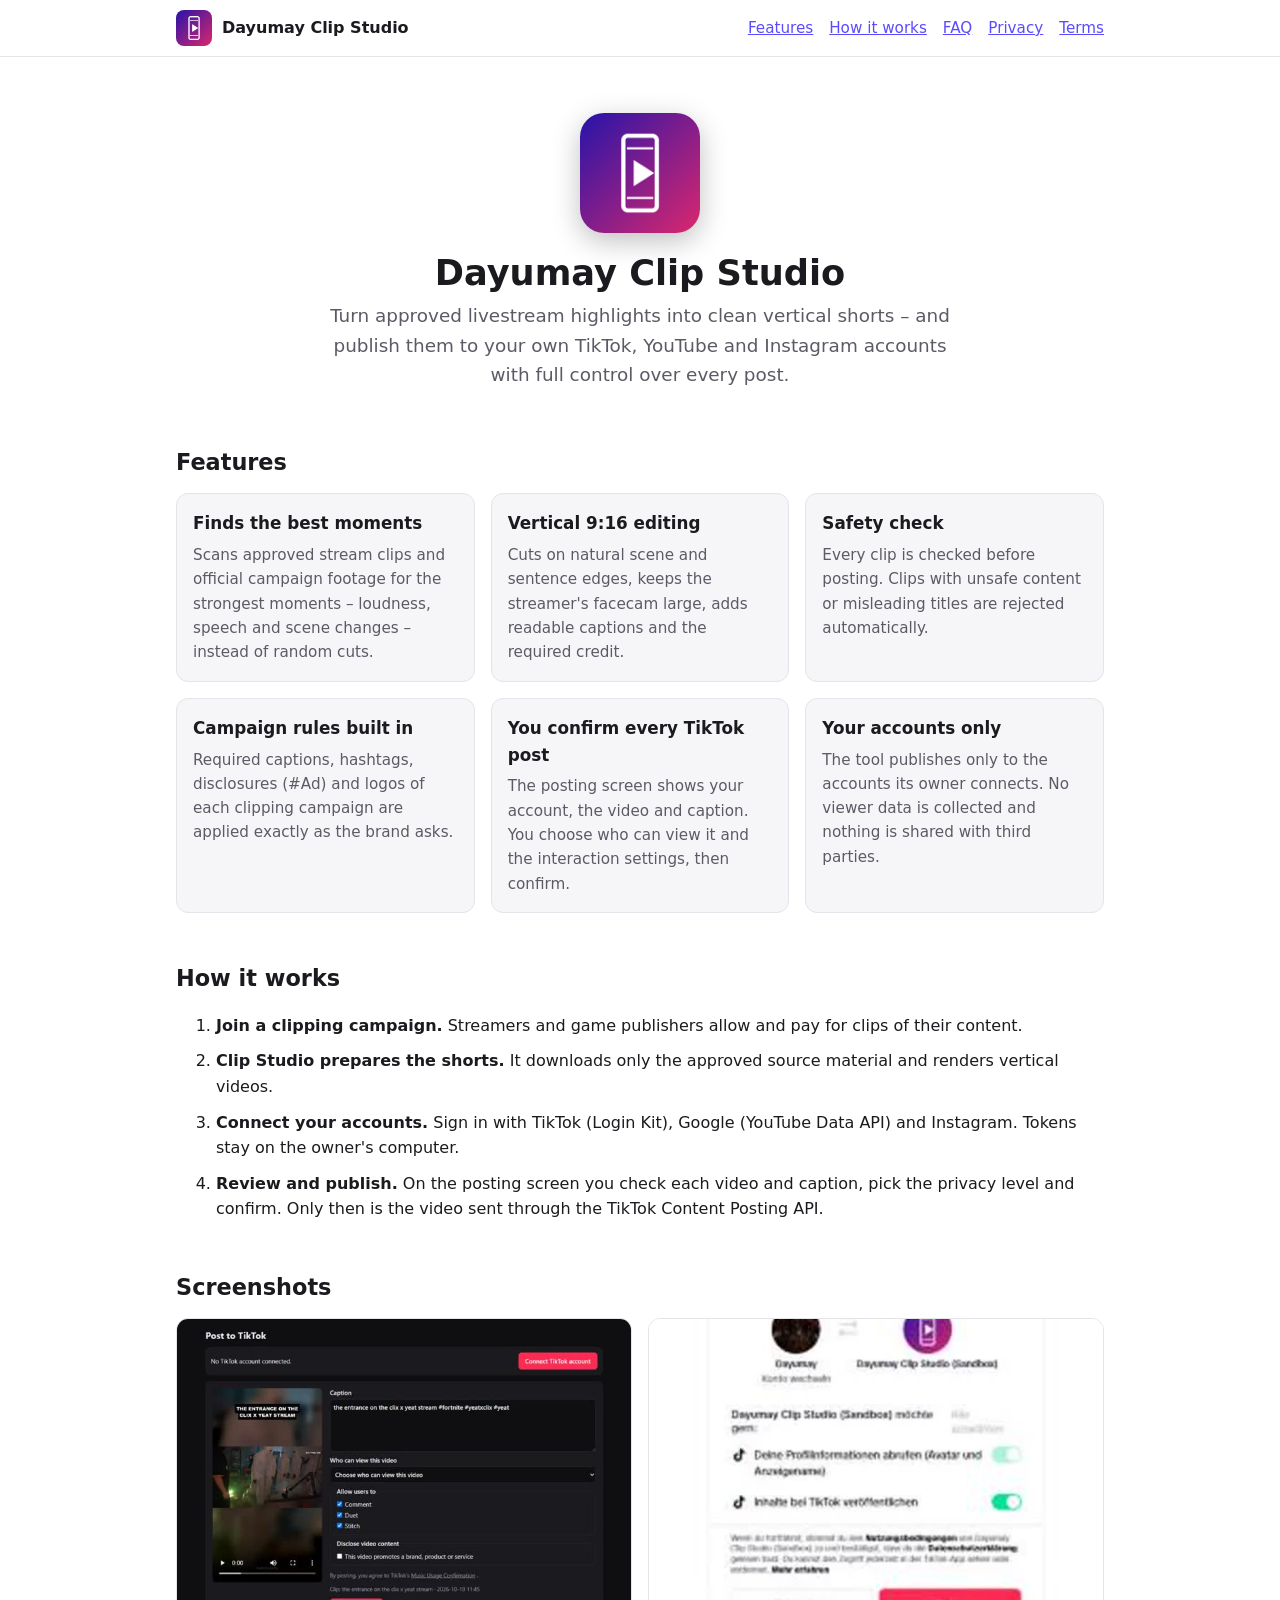
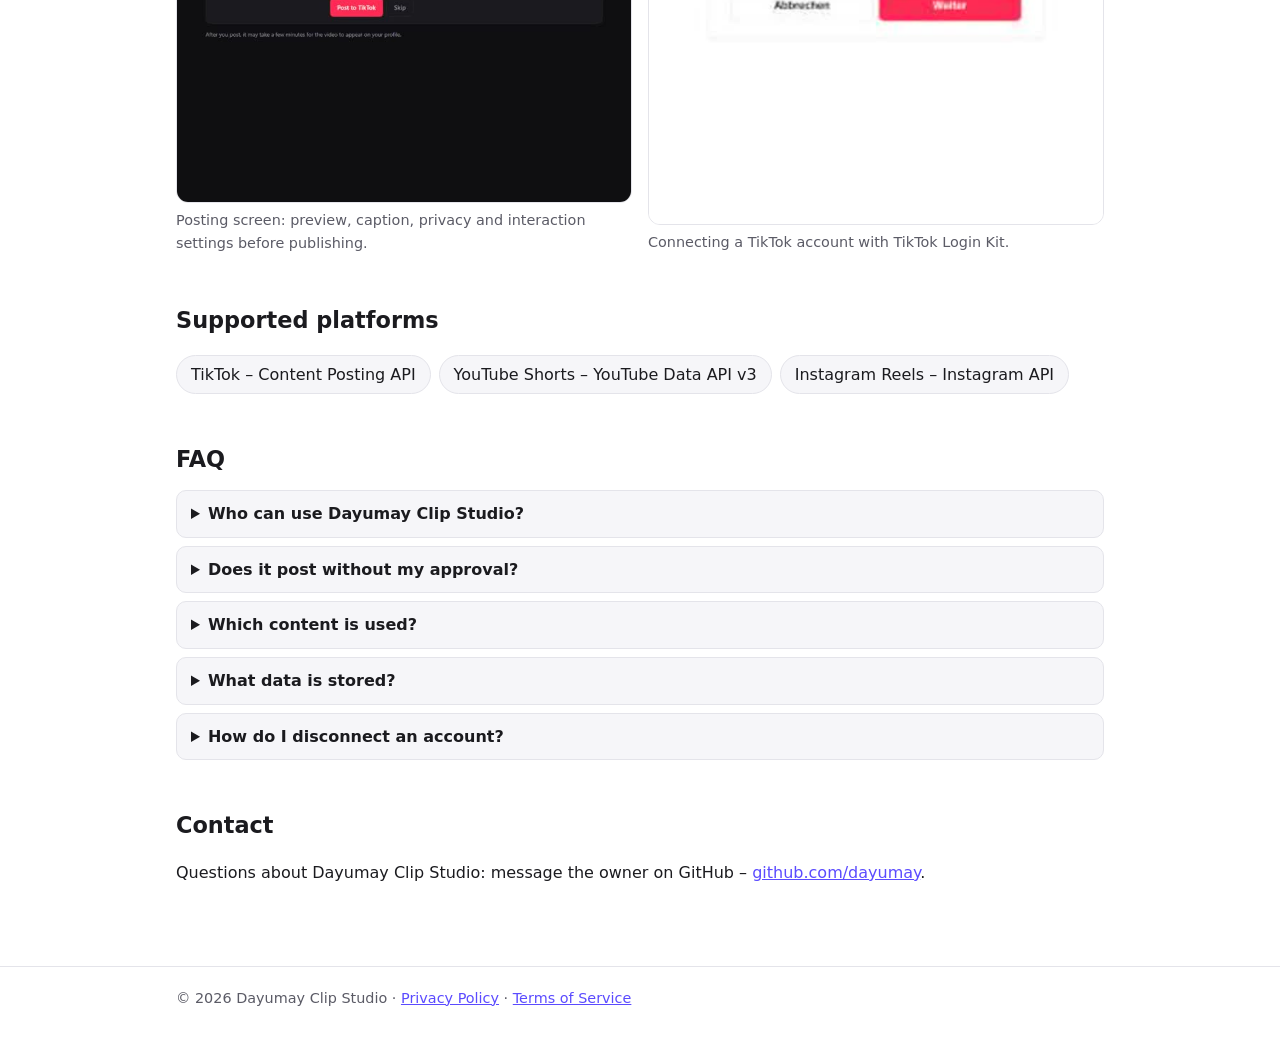
<file: index.html>
<!doctype html>
<html lang="en"><head><meta charset="utf-8"><meta name="viewport" content="width=device-width,initial-scale=1">
<title>Dayumay Clip Studio – vertical clip publishing for creators</title>
<meta name="description" content="Dayumay Clip Studio turns approved livestream highlights into vertical short videos and publishes them to the creator's own TikTok, YouTube and Instagram accounts.">
<link rel="icon" href="favicon.ico" sizes="48x48"><link rel="icon" type="image/png" sizes="32x32" href="favicon-32.png">
<link rel="apple-touch-icon" href="apple-touch-icon.png"><link rel="stylesheet" href="style.css"></head>
<body>
<header class="top"><div class="wrap">
  <a class="brand" href="index.html"><img src="img/icon-256.png" alt="" width="36" height="36"> Dayumay Clip Studio</a>
  <nav><a href="#features">Features</a><a href="#how">How it works</a><a href="#faq">FAQ</a><a href="privacy.html">Privacy</a><a href="terms.html">Terms</a></nav>
</div></header>

<main>
<section class="hero">
  <img class="hero-icon" src="img/icon-256.png" alt="Dayumay Clip Studio icon" width="120" height="120">
  <h1>Dayumay Clip Studio</h1>
  <p class="lead">Turn approved livestream highlights into clean vertical shorts – and publish them to your own TikTok,
  YouTube and Instagram accounts with full control over every post.</p>
</section>

<section id="features">
  <h2>Features</h2>
  <div class="grid">
    <div class="card"><h3>Finds the best moments</h3><p>Scans approved stream clips and official campaign footage for the
      strongest moments – loudness, speech and scene changes – instead of random cuts.</p></div>
    <div class="card"><h3>Vertical 9:16 editing</h3><p>Cuts on natural scene and sentence edges, keeps the streamer's
      facecam large, adds readable captions and the required credit.</p></div>
    <div class="card"><h3>Safety check</h3><p>Every clip is checked before posting. Clips with unsafe content or misleading
      titles are rejected automatically.</p></div>
    <div class="card"><h3>Campaign rules built in</h3><p>Required captions, hashtags, disclosures (#Ad) and logos of each
      clipping campaign are applied exactly as the brand asks.</p></div>
    <div class="card"><h3>You confirm every TikTok post</h3><p>The posting screen shows your account, the video and caption.
      You choose who can view it and the interaction settings, then confirm.</p></div>
    <div class="card"><h3>Your accounts only</h3><p>The tool publishes only to the accounts its owner connects. No viewer data
      is collected and nothing is shared with third parties.</p></div>
  </div>
</section>

<section id="how">
  <h2>How it works</h2>
  <ol class="steps">
    <li><b>Join a clipping campaign.</b> Streamers and game publishers allow and pay for clips of their content.</li>
    <li><b>Clip Studio prepares the shorts.</b> It downloads only the approved source material and renders vertical videos.</li>
    <li><b>Connect your accounts.</b> Sign in with TikTok (Login Kit), Google (YouTube Data API) and Instagram. Tokens stay on
      the owner's computer.</li>
    <li><b>Review and publish.</b> On the posting screen you check each video and caption, pick the privacy level and confirm.
      Only then is the video sent through the TikTok Content Posting API.</li>
  </ol>
</section>

<section id="screens">
  <h2>Screenshots</h2>
  <div class="shots">
    <figure><img src="img/posting-screen.jpg" alt="Posting screen with video preview, caption, privacy and interaction settings">
      <figcaption>Posting screen: preview, caption, privacy and interaction settings before publishing.</figcaption></figure>
    <figure><img src="img/tiktok-consent.jpg" alt="TikTok authorization screen for Dayumay Clip Studio">
      <figcaption>Connecting a TikTok account with TikTok Login Kit.</figcaption></figure>
  </div>
</section>

<section id="platforms">
  <h2>Supported platforms</h2>
  <ul class="pills"><li>TikTok – Content Posting API</li><li>YouTube Shorts – YouTube Data API v3</li><li>Instagram Reels – Instagram API</li></ul>
</section>

<section id="faq">
  <h2>FAQ</h2>
  <details><summary>Who can use Dayumay Clip Studio?</summary><p>It is a personal tool run by its owner for the owner's own
    creator accounts. It does not offer sign-ups to other people.</p></details>
  <details><summary>Does it post without my approval?</summary><p>No TikTok video is published without the owner reviewing it on
    the posting screen and confirming. The owner chooses the privacy level for every post.</p></details>
  <details><summary>Which content is used?</summary><p>Only footage the rights holder allows for clipping, such as official
    campaign folders and the streamer's own clips, always with the required credit.</p></details>
  <details><summary>What data is stored?</summary><p>Only the access tokens needed to publish to the connected accounts, stored
    locally on the owner's computer. See the <a href="privacy.html">Privacy Policy</a>.</p></details>
  <details><summary>How do I disconnect an account?</summary><p>Revoke access in your TikTok, Google or Instagram security
    settings at any time; the local token stops working immediately.</p></details>
</section>

<section id="contact">
  <h2>Contact</h2>
  <p>Questions about Dayumay Clip Studio: message the owner on GitHub –
    <a href="https://github.com/dayumay">github.com/dayumay</a>.</p>
</section>
</main>

<footer><div class="wrap">© 2026 Dayumay Clip Studio · <a href="privacy.html">Privacy Policy</a> · <a href="terms.html">Terms of Service</a></div></footer>
</body></html>
</file>
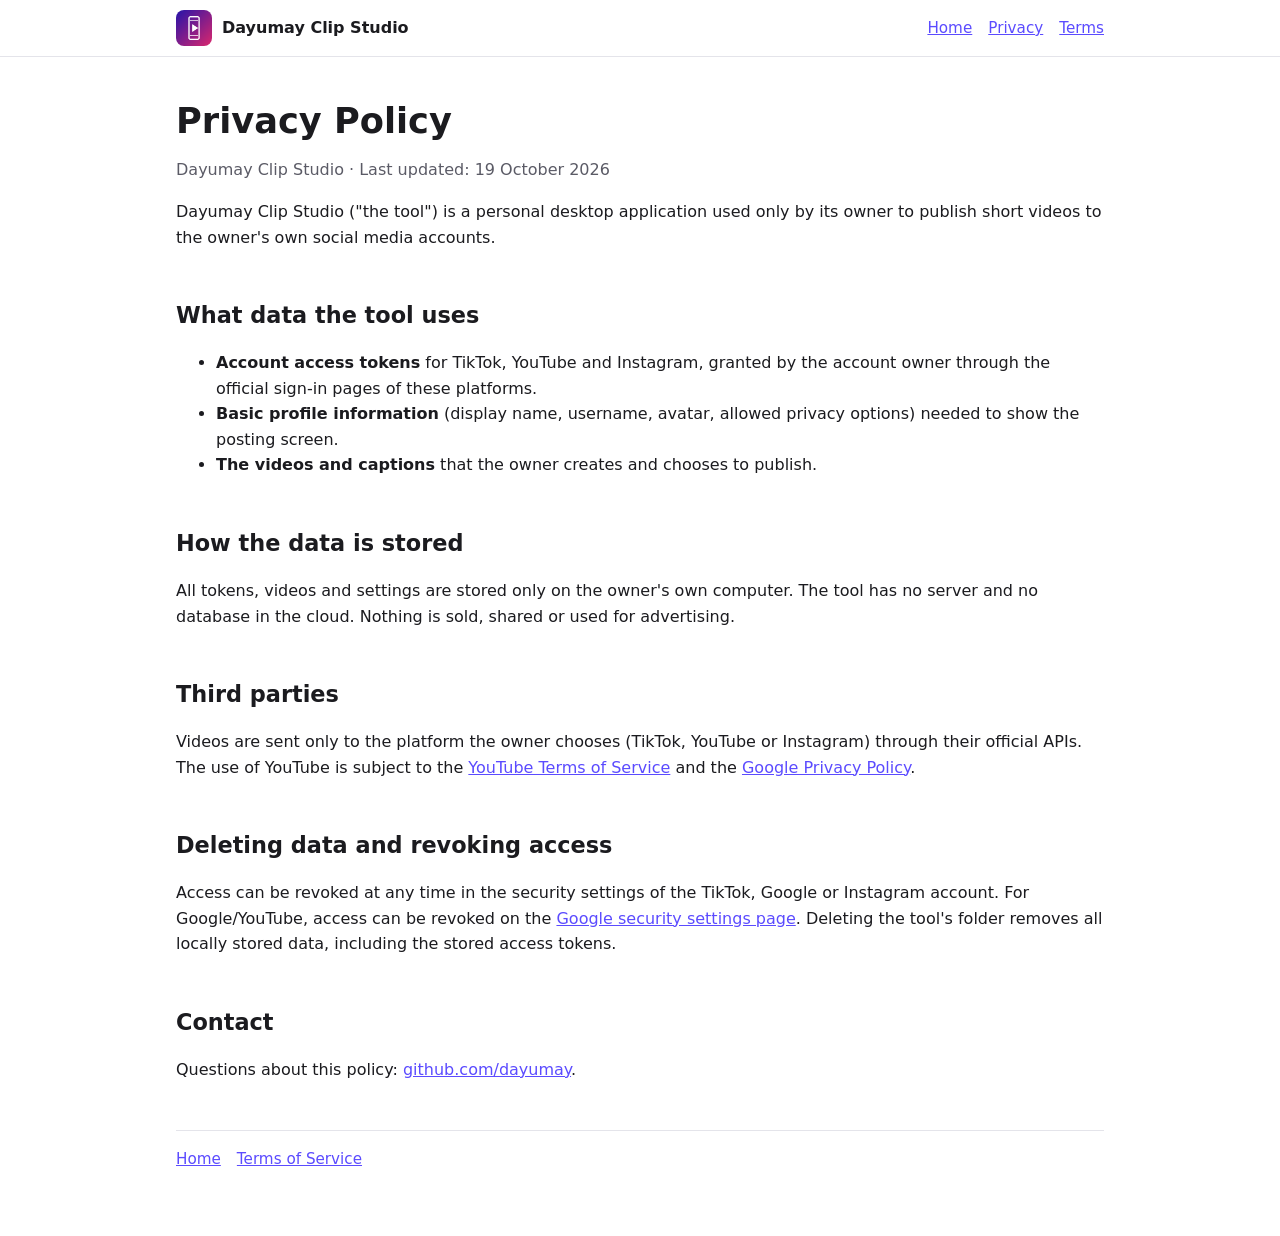
<file: privacy.html>
<!doctype html>
<html lang="en"><head><meta charset="utf-8"><meta name="viewport" content="width=device-width,initial-scale=1">
<title>Privacy Policy</title><link rel="icon" href="/favicon.ico" sizes="48x48"><link rel="icon" type="image/png" sizes="32x32" href="/favicon-32.png"><link rel="apple-touch-icon" href="/apple-touch-icon.png"><link rel="stylesheet" href="/style.css"></head>
<body>
<header class="top"><div class="wrap"><a class="brand" href="/index.html"><img src="/img/icon-256.png" alt="" width="36" height="36"> Dayumay Clip Studio</a><nav><a href="/index.html">Home</a><a href="/privacy.html">Privacy</a><a href="/terms.html">Terms</a></nav></div></header>
<main>
<h1>Privacy Policy</h1>
<p class="muted">Dayumay Clip Studio · Last updated: 19 October 2026</p>
<p>Dayumay Clip Studio ("the tool") is a personal desktop application used only by its owner to publish short videos
to the owner's own social media accounts.</p>
<h2>What data the tool uses</h2>
<ul>
<li><strong>Account access tokens</strong> for TikTok, YouTube and Instagram, granted by the account owner through the
official sign-in pages of these platforms.</li>
<li><strong>Basic profile information</strong> (display name, username, avatar, allowed privacy options) needed to show the
posting screen.</li>
<li><strong>The videos and captions</strong> that the owner creates and chooses to publish.</li>
</ul>
<h2>How the data is stored</h2>
<p>All tokens, videos and settings are stored only on the owner's own computer. The tool has no server and no database
in the cloud. Nothing is sold, shared or used for advertising.</p>
<h2>Third parties</h2>
<p>Videos are sent only to the platform the owner chooses (TikTok, YouTube or Instagram) through their official APIs.
The use of YouTube is subject to the <a href="https://www.youtube.com/t/terms">YouTube Terms of Service</a> and the
<a href="https://policies.google.com/privacy">Google Privacy Policy</a>.</p>
<h2>Deleting data and revoking access</h2>
<p>Access can be revoked at any time in the security settings of the TikTok, Google or Instagram account. For
Google/YouTube, access can be revoked on the
<a href="https://security.google.com/settings/security/permissions">Google security settings page</a>.
Deleting the tool's folder removes all locally stored data, including the stored access tokens.</p>
<h2>Contact</h2>
<p>Questions about this policy: <a href="https://github.com/dayumay">github.com/dayumay</a>.</p>
<nav><a href="index.html">Home</a><a href="terms.html">Terms of Service</a></nav>
</main></body></html>
</file>
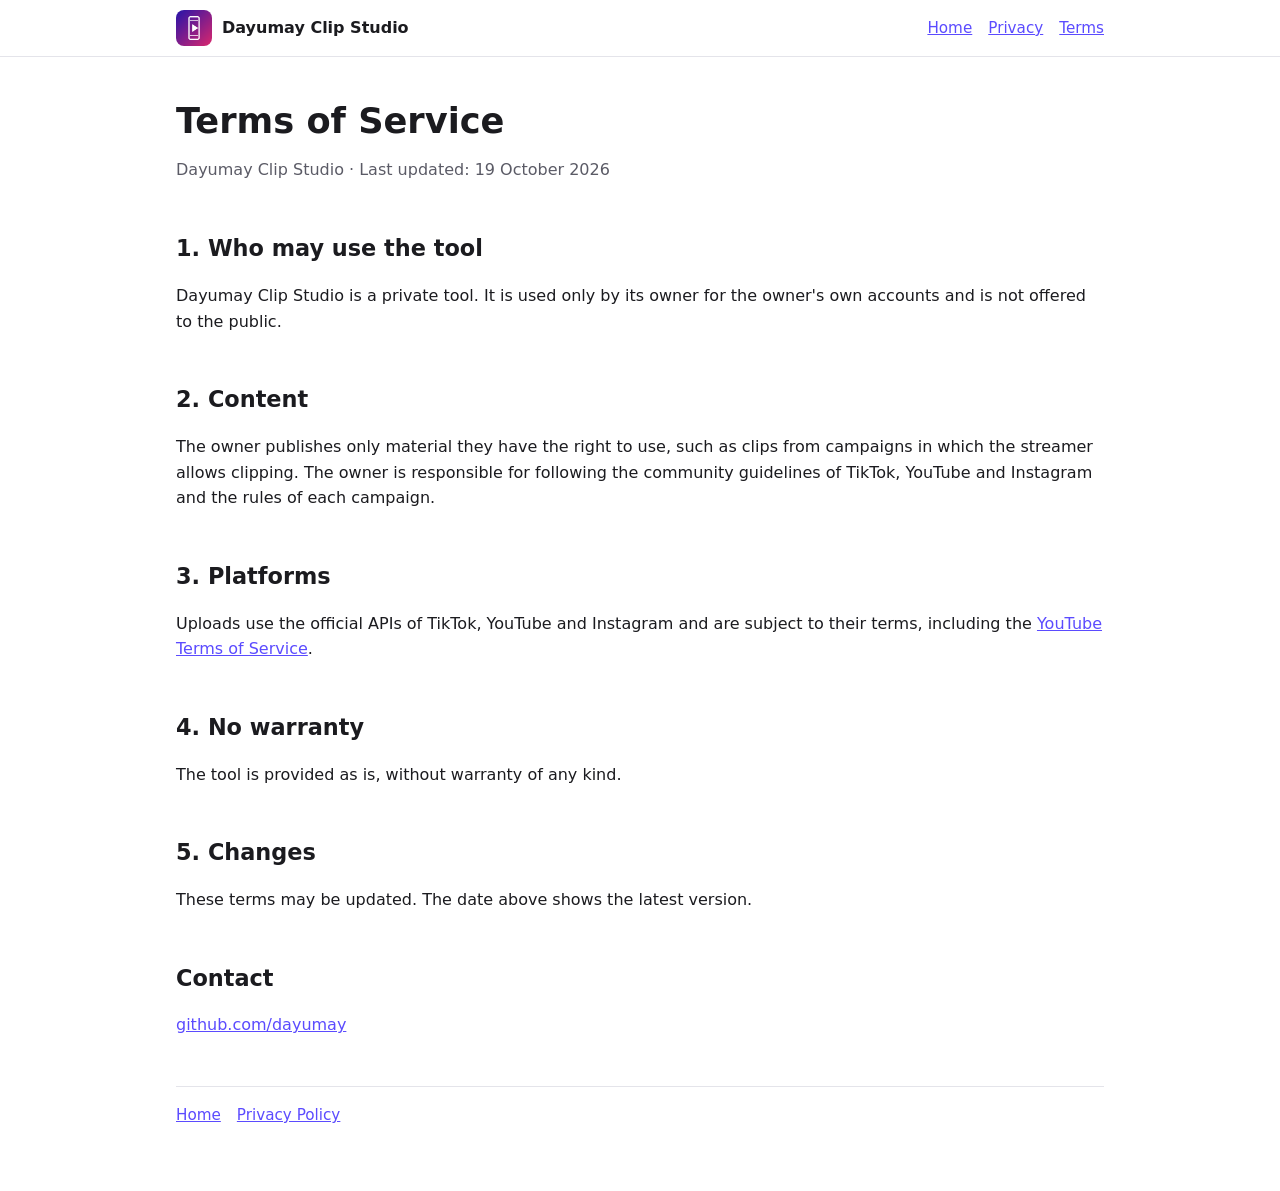
<file: terms.html>
<!doctype html>
<html lang="en"><head><meta charset="utf-8"><meta name="viewport" content="width=device-width,initial-scale=1">
<title>Terms of Service</title><link rel="icon" href="/favicon.ico" sizes="48x48"><link rel="icon" type="image/png" sizes="32x32" href="/favicon-32.png"><link rel="apple-touch-icon" href="/apple-touch-icon.png"><link rel="stylesheet" href="/style.css"></head>
<body>
<header class="top"><div class="wrap"><a class="brand" href="/index.html"><img src="/img/icon-256.png" alt="" width="36" height="36"> Dayumay Clip Studio</a><nav><a href="/index.html">Home</a><a href="/privacy.html">Privacy</a><a href="/terms.html">Terms</a></nav></div></header>
<main>
<h1>Terms of Service</h1>
<p class="muted">Dayumay Clip Studio · Last updated: 19 October 2026</p>
<h2>1. Who may use the tool</h2>
<p>Dayumay Clip Studio is a private tool. It is used only by its owner for the owner's own accounts and is not offered
to the public.</p>
<h2>2. Content</h2>
<p>The owner publishes only material they have the right to use, such as clips from campaigns in which the streamer
allows clipping. The owner is responsible for following the community guidelines of TikTok, YouTube and Instagram and
the rules of each campaign.</p>
<h2>3. Platforms</h2>
<p>Uploads use the official APIs of TikTok, YouTube and Instagram and are subject to their terms, including the
<a href="https://www.youtube.com/t/terms">YouTube Terms of Service</a>.</p>
<h2>4. No warranty</h2>
<p>The tool is provided as is, without warranty of any kind.</p>
<h2>5. Changes</h2>
<p>These terms may be updated. The date above shows the latest version.</p>
<h2>Contact</h2>
<p><a href="https://github.com/dayumay">github.com/dayumay</a></p>
<nav><a href="index.html">Home</a><a href="privacy.html">Privacy Policy</a></nav>
</main></body></html>
</file>
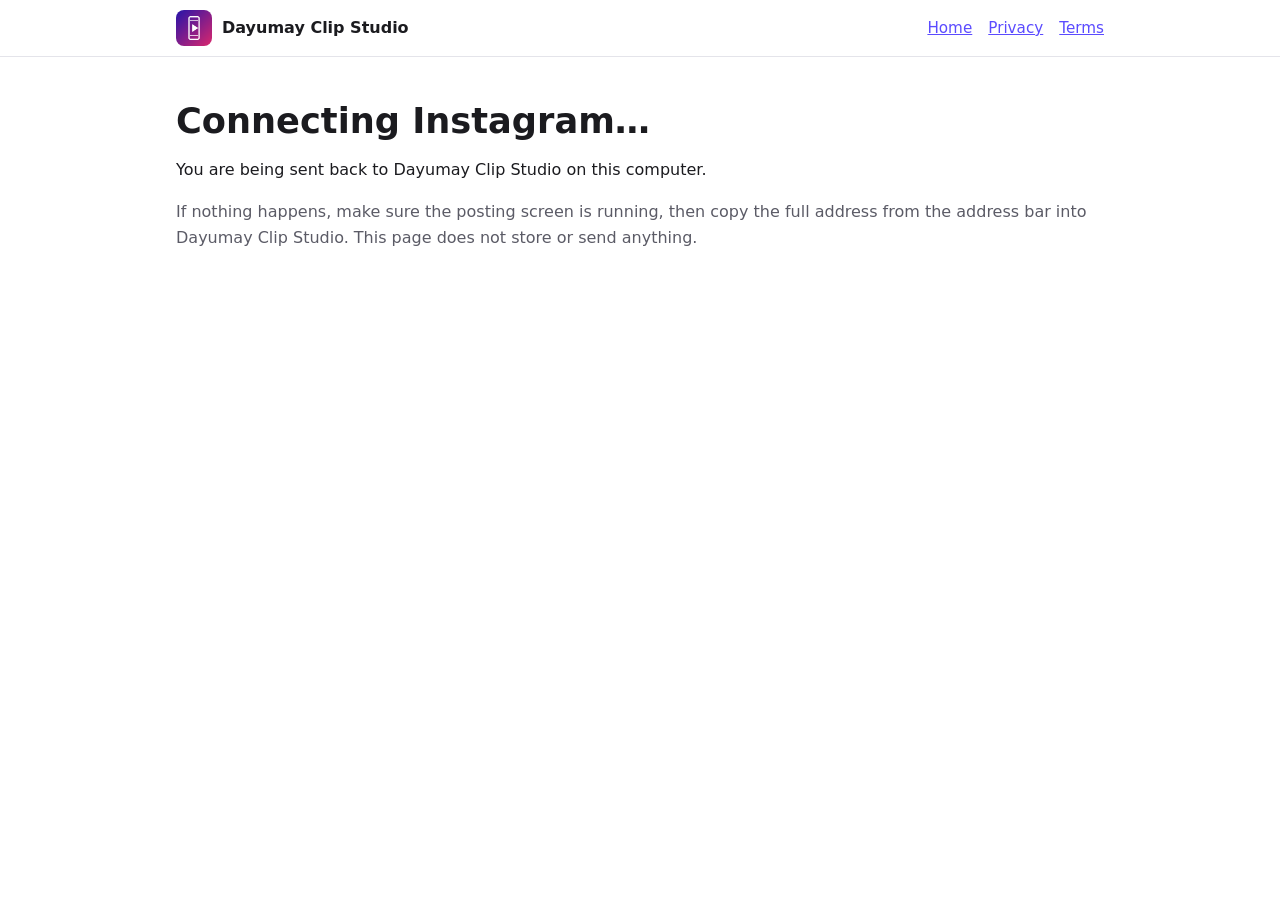
<file: instagram/callback.html>
<!doctype html>
<html lang="en"><head><meta charset="utf-8"><meta name="viewport" content="width=device-width,initial-scale=1">
<title>Instagram sign-in</title><link rel="icon" href="/favicon.ico" sizes="48x48"><link rel="icon" type="image/png" sizes="32x32" href="/favicon-32.png"><link rel="apple-touch-icon" href="/apple-touch-icon.png"><link rel="stylesheet" href="/style.css"></head>
<body>
<header class="top"><div class="wrap"><a class="brand" href="/index.html"><img src="/img/icon-256.png" alt="" width="36" height="36"> Dayumay Clip Studio</a><nav><a href="/index.html">Home</a><a href="/privacy.html">Privacy</a><a href="/terms.html">Terms</a></nav></div></header>
<main>
<h1>Connecting Instagram…</h1>
<p>You are being sent back to Dayumay Clip Studio on this computer.</p>
<p class="muted">If nothing happens, make sure the posting screen is running, then copy the full address from the
address bar into Dayumay Clip Studio. This page does not store or send anything.</p>
</main>
<script>
  // Hand the sign-in result back to the posting screen running locally on the owner's computer.
  if (location.search.includes("code=") || location.search.includes("error=")) {
    location.replace("http://localhost:8765/instagram/callback" + location.search);
  }
</script>
</body></html>
</file>
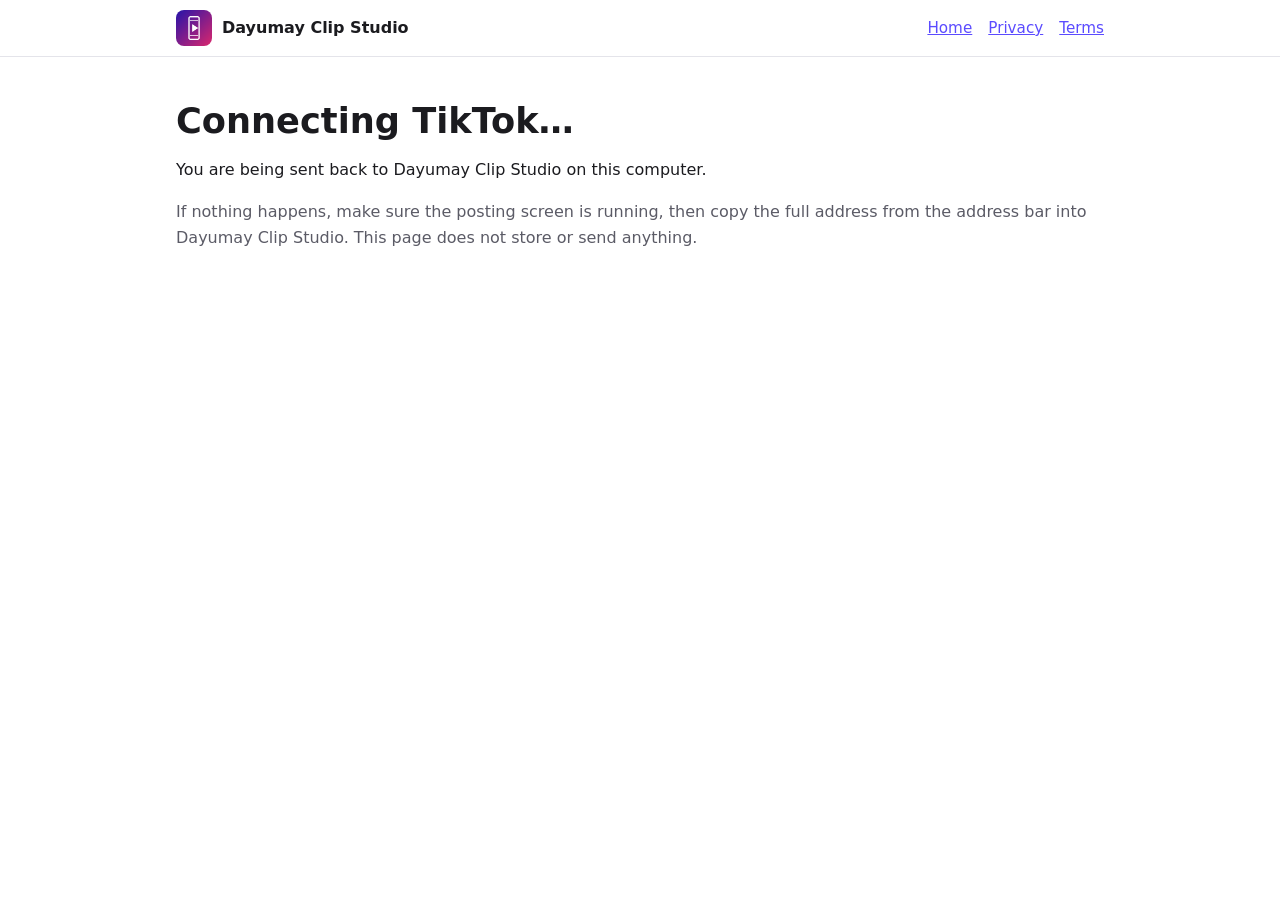
<file: tiktok/callback.html>
<!doctype html>
<html lang="en"><head><meta charset="utf-8"><meta name="viewport" content="width=device-width,initial-scale=1">
<title>TikTok sign-in</title><link rel="icon" href="/favicon.ico" sizes="48x48"><link rel="icon" type="image/png" sizes="32x32" href="/favicon-32.png"><link rel="apple-touch-icon" href="/apple-touch-icon.png"><link rel="stylesheet" href="/style.css"></head>
<body>
<header class="top"><div class="wrap"><a class="brand" href="/index.html"><img src="/img/icon-256.png" alt="" width="36" height="36"> Dayumay Clip Studio</a><nav><a href="/index.html">Home</a><a href="/privacy.html">Privacy</a><a href="/terms.html">Terms</a></nav></div></header>
<main>
<h1>Connecting TikTok…</h1>
<p>You are being sent back to Dayumay Clip Studio on this computer.</p>
<p class="muted">If nothing happens, make sure the posting screen is running, then copy the full address from the
address bar into Dayumay Clip Studio. This page does not store or send anything.</p>
</main>
<script>
  // Hand the sign-in result back to the posting screen running locally on the owner's computer.
  if (location.search.includes("code=") || location.search.includes("error=")) {
    location.replace("http://localhost:8765/tiktok/callback" + location.search);
  }
</script>
</body></html>
</file>
<file: style.css>
:root { --bg:#ffffff; --fg:#1b1b1f; --muted:#5b5b66; --accent:#5b4bff; --line:#e4e4ea; --card:#f6f6f9; }
@media (prefers-color-scheme: dark) { :root { --bg:#111114; --fg:#ececf1; --muted:#a0a0ad; --accent:#8b80ff; --line:#2a2a31; --card:#1a1a1f; } }
* { box-sizing:border-box; }
body { margin:0; background:var(--bg); color:var(--fg); font:16px/1.6 system-ui,-apple-system,"Segoe UI",sans-serif; }
.wrap { max-width:960px; margin:0 auto; padding:0 16px; }
.top { border-bottom:1px solid var(--line); position:sticky; top:0; background:var(--bg); z-index:5; }
.top .wrap { display:flex; align-items:center; justify-content:space-between; gap:16px; padding-top:10px; padding-bottom:10px; flex-wrap:wrap; }
.brand { display:flex; align-items:center; gap:10px; font-weight:700; color:var(--fg); text-decoration:none; }
.brand img { border-radius:8px; }
.top nav { display:flex; gap:16px; flex-wrap:wrap; font-size:.95rem; border:0; margin:0; padding:0; }
main { max-width:960px; margin:0 auto; padding:32px 16px 64px; }
h1 { font-size:2.2rem; line-height:1.15; margin:12px 0 8px; }
h2 { font-size:1.4rem; margin:48px 0 12px; }
h3 { font-size:1.05rem; margin:0 0 6px; }
p, li { color:var(--fg); } .muted { color:var(--muted); }
a { color:var(--accent); }
.hero { text-align:center; padding:24px 0 8px; }
.hero-icon { border-radius:24px; box-shadow:0 8px 28px rgba(0,0,0,.25); }
.lead { font-size:1.15rem; color:var(--muted); max-width:640px; margin:0 auto; }
.grid { display:grid; grid-template-columns:repeat(auto-fit,minmax(240px,1fr)); gap:16px; }
.card { background:var(--card); border:1px solid var(--line); border-radius:12px; padding:16px; }
.card p { margin:0; color:var(--muted); font-size:.95rem; }
.steps li { margin-bottom:10px; }
.shots { display:grid; grid-template-columns:repeat(auto-fit,minmax(260px,1fr)); gap:16px; }
.shots img { width:100%; height:auto; border:1px solid var(--line); border-radius:12px; display:block; }
figure { margin:0; } figcaption { color:var(--muted); font-size:.9rem; margin-top:6px; }
.pills { list-style:none; padding:0; display:flex; flex-wrap:wrap; gap:8px; }
.pills li { border:1px solid var(--line); border-radius:999px; padding:6px 14px; background:var(--card); }
details { border:1px solid var(--line); border-radius:10px; padding:10px 14px; margin-bottom:8px; background:var(--card); }
summary { cursor:pointer; font-weight:600; }
nav { display:flex; gap:16px; flex-wrap:wrap; border-top:1px solid var(--line); margin-top:48px; padding-top:16px; font-size:.95rem; }
footer { border-top:1px solid var(--line); color:var(--muted); font-size:.9rem; padding:20px 0 32px; }
code { background:var(--line); padding:2px 6px; border-radius:4px; word-break:break-all; }
</file>
